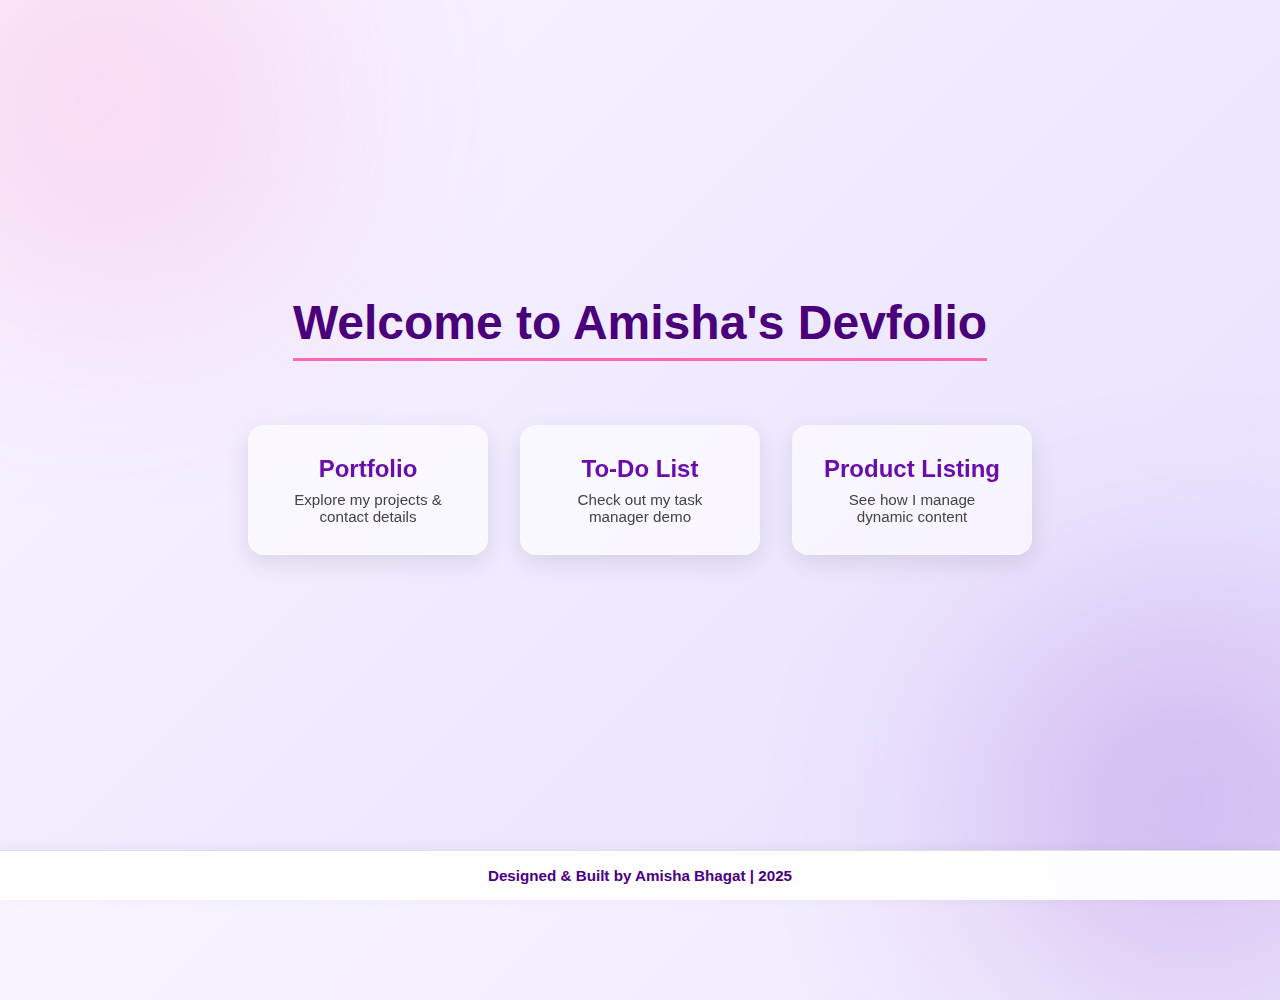
<file: index.html>
<!-- landing.html -->
<!DOCTYPE html>
<html lang="en">
<head>
  <meta charset="UTF-8" />
  <meta name="viewport" content="width=device-width, initial-scale=1.0"/>
  <title>Welcome | Amisha's Devfolio</title>
  <link rel="stylesheet" href="style.css" />
</head>
<body>
  <div class="page-wrap">
    <div class="landing-container">
      <h1>Welcome to Amisha's Devfolio</h1>
      <div class="card-grid">
        <a href="portfolio.html" class="card">
          <h2>Portfolio</h2>
          <p>Explore my projects & contact details</p>
        </a>

        <a href="todo.html" class="card">
          <h2>To-Do List</h2>
          <p>Check out my task manager demo</p>
        </a>

        <a href="products.html" class="card">
          <h2>Product Listing</h2>
          <p>See how I manage dynamic content</p>
        </a>
      </div>
    </div>
  </div>
  <footer>
    <p>Designed & Built by Amisha Bhagat | 2025</p>
  </footer>
</body>
</html>
</file>
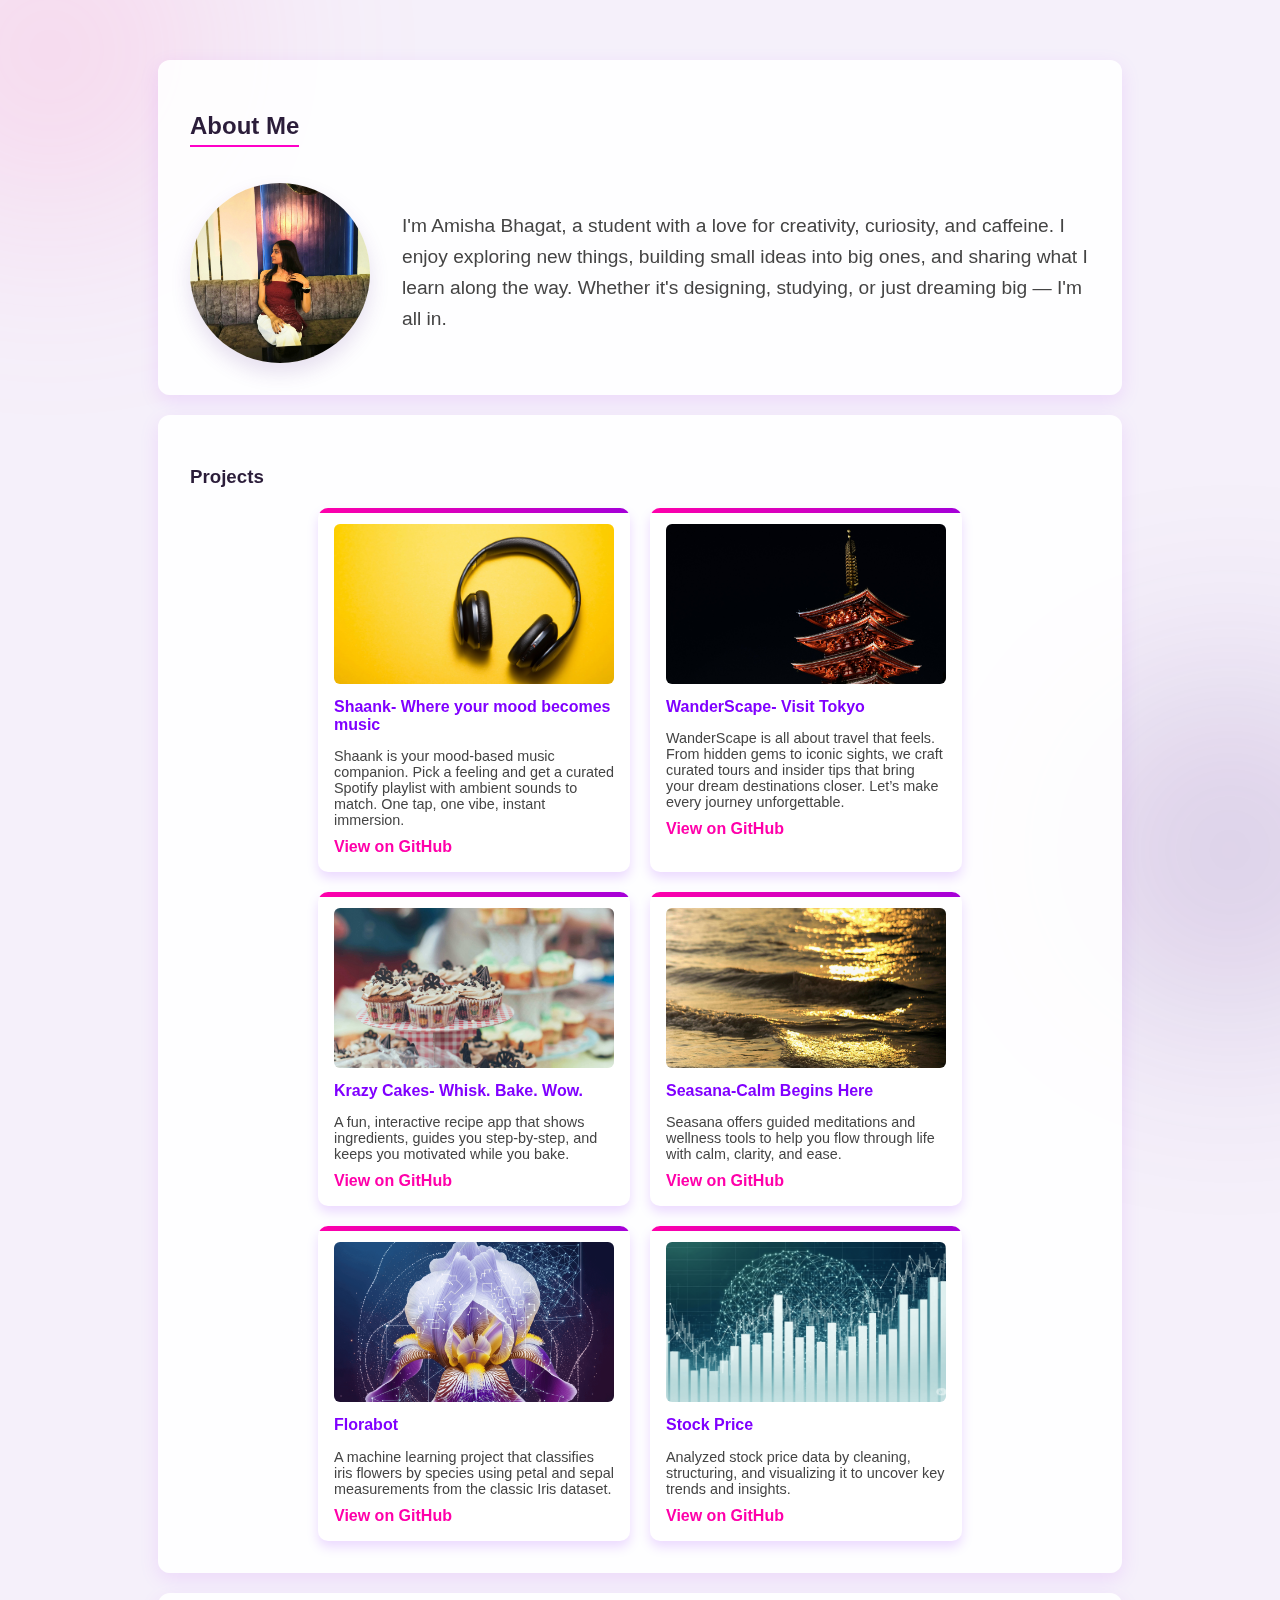
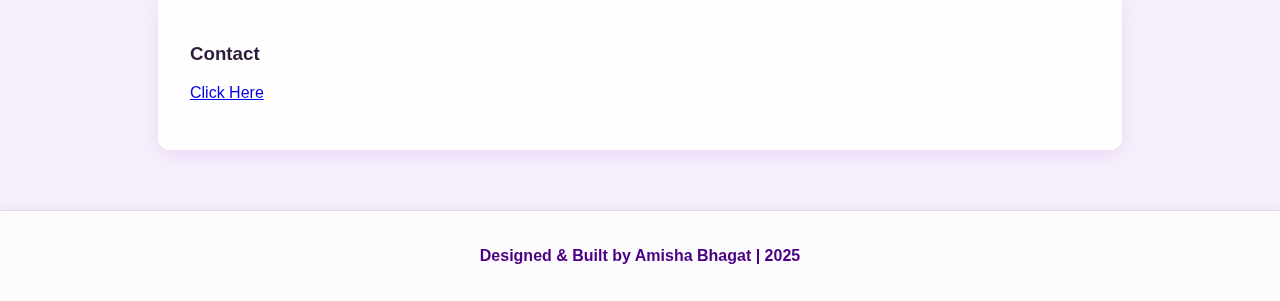
<file: portfolio.html>
<!DOCTYPE html>
<html lang="en">
<head>
  <meta charset="UTF-8" />
  <meta name="viewport" content="width=device-width, initial-scale=1.0"/>
  <title>Devfolio</title>
  <link rel="stylesheet" href="portfolio.css" />
</head>
<body>
  <section id="portfolio" class="section active">
    <div class="box about-me-box">
      <h2>About Me</h2>
      <div class="about-content">
        <img class="my-image" src="./assets/amisha.jpg" alt="my-picture">
        <p>
          I'm Amisha Bhagat, a student with a love for creativity, curiosity, and caffeine. 
          I enjoy exploring new things, building small ideas into big ones, and sharing what I learn along the way. 
          Whether it's designing, studying, or just dreaming big — I'm all in.
        </p>
      </div>
    </div>


    <div class="box">
      <h3>Projects</h3>
      <div class="project-grid">
        <div class="project-card">
          <img src="./assets/Shaank.jpg" alt="music image" />
          <h4>Shaank- Where your mood becomes music</h4>
          <p>Shaank is your mood-based music companion. 
            Pick a feeling and get a curated Spotify playlist with ambient sounds to match. 
            One tap, one vibe, instant immersion.</p>
          <a href=" https://amishabhagat10.github.io/Shaank-Where-your-mood-becomes-music/" target="_blank">View on GitHub</a>
        </div>

        <div class="project-card">
          <img src="./assets/tokyo.jpg" alt="tokyo image" />
          <h4>WanderScape- Visit Tokyo</h4>
          <p>WanderScape is all about travel that feels. 
            From hidden gems to iconic sights, we craft curated tours and insider tips that bring your dream destinations closer. 
            Let’s make every journey unforgettable.</p>
          <a href="https://amishabhagat10.github.io/WanderScape-Visit-Tokyo/" target="_blank">View on GitHub</a>
        </div>

        <div class="project-card">
          <img src="./assets/cake.jpg" alt="cake shop" />
          <h4>Krazy Cakes- Whisk. Bake. Wow.</h4>
          <p>A fun, interactive recipe app that shows ingredients, guides you step-by-step, and keeps you motivated while you bake.</p>
          <a href="https://amishabhagat10.github.io/Krazy-Cakes/" target="_blank">View on GitHub</a>
        </div>

        <div class="project-card">
          <img src="./assets/ocean.jpg" alt="ocean waves" />
          <h4>Seasana-Calm Begins Here</h4>
          <p>Seasana offers guided meditations and wellness tools to help you flow through life with calm, clarity, and ease. </p>
          <a href="https://amishabhagat10.github.io/Seasana-Calm_Begins_Here/" target="_blank">View on GitHub</a>
        </div>

        <div class="project-card">
          <img src="./assets/iris.png" alt="ocean waves" />
          <h4>Florabot</h4>
          <p>A machine learning project that classifies iris flowers by species using petal and sepal measurements from the classic Iris dataset.</p>
          <a href="https://github.com/amishabhagat10/florabot" target="_blank">View on GitHub</a>
        </div>

        <div class="project-card">
          <img src="./assets/STOCK.png" alt="ocean waves" />
          <h4>Stock Price</h4>
          <p>Analyzed stock price data by cleaning, structuring, and visualizing it to uncover key trends and insights.</p>
          <a href="https://github.com/amishabhagat10/Stock-Price" target="_blank">View on GitHub</a>
        </div>
      </div>
    </div>

    <div class="box">
      <h3>Contact</h3>
      <p><a href="mailto:amishabhagat2005@gmail.com">Click Here</a></p>
    </div>
  </section>

  <footer>
    <p>Designed & Built by Amisha Bhagat | 2025</p>
  </footer>
</body>
</html>
</file>
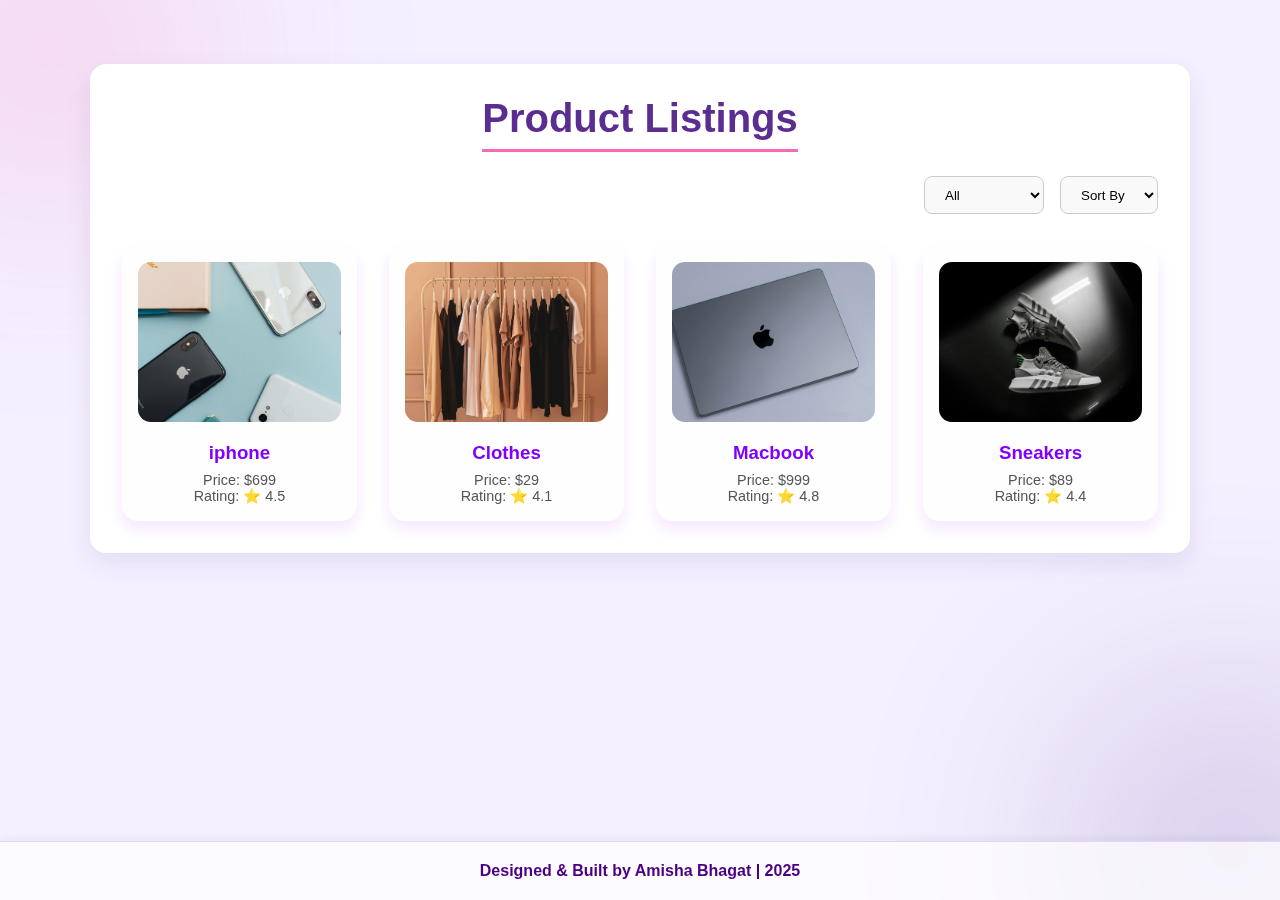
<file: products.html>
<!DOCTYPE html>
<html lang="en">
<head>
  <meta charset="UTF-8" />
  <meta name="viewport" content="width=device-width, initial-scale=1.0"/>
  <title>Products | Amisha's Devfolio</title>
  <link rel="stylesheet" href="products.css" />
</head>
<body>
  <div class="page-wrapper">
    <div class="box">
      <h2>Product Listings</h2>
      
      <div class="filters">
        <select id="filter" onchange="filterProducts()">
          <option value="all">All</option>
          <option value="electronics">Electronics</option>
          <option value="clothing">Clothing</option>
        </select>

        <select id="sort" onchange="sortProducts()">
          <option value="default">Sort By</option>
          <option value="price">Price</option>
          <option value="rating">Rating</option>
        </select>
      </div>

      <div id="productContainer" class="product-grid">
        <!-- Products will be injected here -->
      </div>
    </div>
  </div>
  <footer>
    <p>Designed & Built by Amisha Bhagat | 2025</p>
  </footer>
  <script src="products.js"></script>
</body>
</html>
</file>
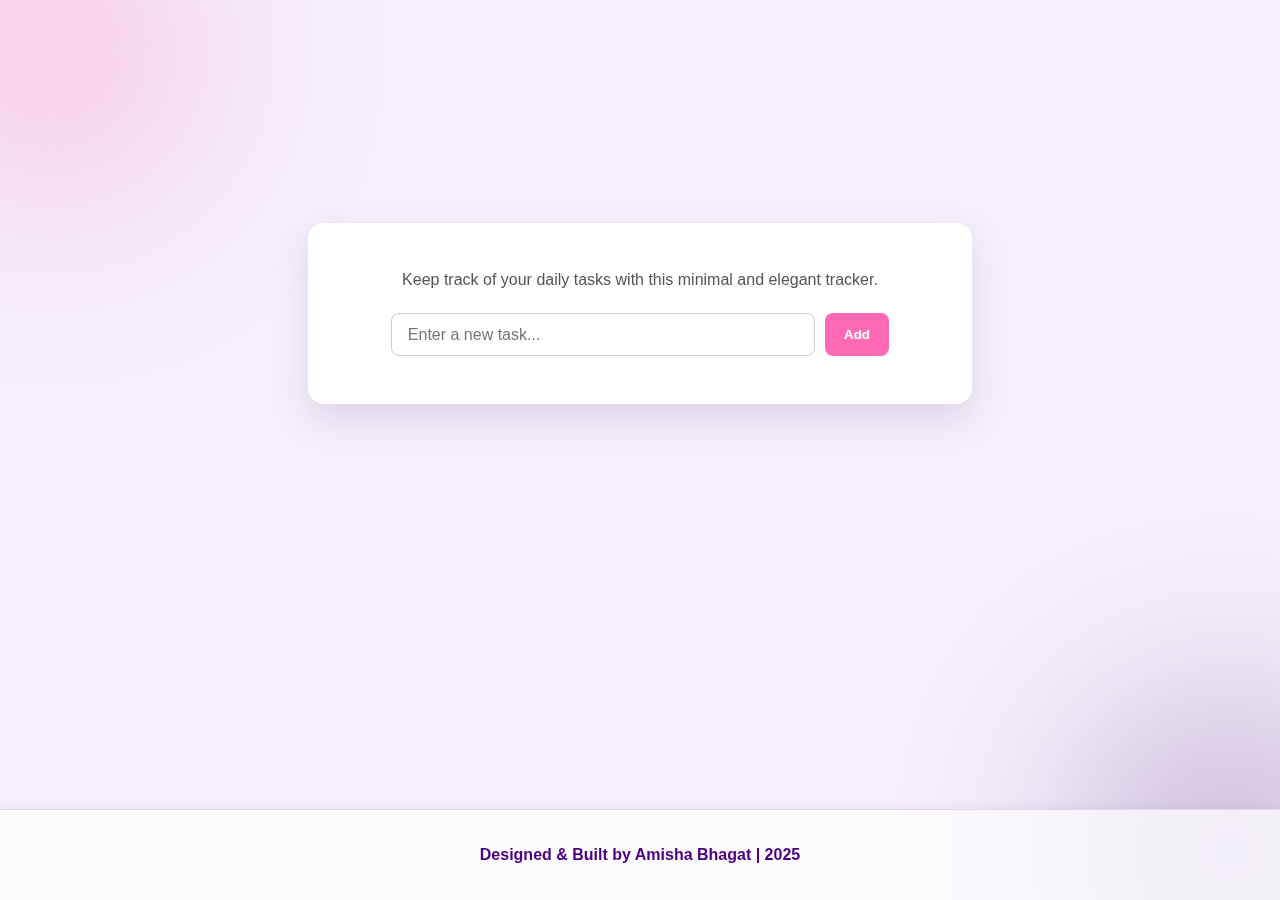
<file: todo.html>
<!DOCTYPE html>
<html lang="en">
<head>
  <meta charset="UTF-8" />
  <meta name="viewport" content="width=device-width, initial-scale=1.0"/>
  <title>To-Do | Amisha's Devfolio</title>
  <link rel="stylesheet" href="todo.css" />
</head>
<body>
  <main class="container">
    <h2 class="page-title">Stay Organized with Your To-Do List</h2>

    <div class="box">
      <p class="intro">Keep track of your daily tasks with this minimal and elegant tracker.</p>
      <div class="input-group">
        <input type="text" id="taskInput" placeholder="Enter a new task..." />
        <button onclick="addTask()">Add</button>
      </div>
      <ul id="taskList"></ul>
    </div>
  </main>
  <footer class="footer">
    <p>Designed & Built by Amisha Bhagat | 2025</p>
  </footer>

  <script src="todo.js"></script>
</body>
</html>
</file>
<file: style.css>
* {
  box-sizing: border-box;
  margin: 0;
  padding: 0;
  font-family: 'Segoe UI', sans-serif;
}

body {
  display: flex;
  flex-direction: column;
  min-height: 100vh;
  background: linear-gradient(135deg, #f9f4ff, #e7e0ff);
  position: relative;
  padding: 0; 
  overflow-x: hidden;
}



body::before,
body::after {
  content: "";
  position: absolute;
  width: 400px;
  height: 400px;
  border-radius: 50%;
  filter: blur(120px);
  opacity: 0.2;
  z-index: -1;
  animation: floatBlob 25s ease-in-out infinite alternate;
}

body::before {
  background: #ff69b4;
  top: -100px;
  left: -100px;
}

body::after {
  background: #6a0dad;
  bottom: -100px;
  right: -100px;
}

@keyframes floatBlob {
  0% { transform: translate(0, 0); }
  100% { transform: translate(30px, -20px); }
}


.landing-container {
  max-width: 960px;
  width: 100%;
  padding: 2rem;
  text-align: center;
}


.landing-container h1 {
  font-size: 3rem;
  color: #4a007a;
  margin-bottom: 2rem;
  border-bottom: 3px solid #ff69b4;
  display: inline-block;
  padding-bottom: 0.5rem;
}


.card-grid {
  display: flex;
  justify-content: center;
  gap: 2rem;
  flex-wrap: wrap;
  margin-top: 2rem;
}


.card {
  background: rgba(255, 255, 255, 0.6);
  backdrop-filter: blur(10px);
  border-radius: 1rem;
  padding: 1.8rem;
  width: 240px;
  box-shadow: 0 8px 24px rgba(0, 0, 0, 0.1);
  text-decoration: none;
  color: #2c1a40;
  transition: all 0.3s ease;
  border: 1px solid #ffffff40;
}

.card:hover {
  transform: translateY(-8px) scale(1.03);
  box-shadow: 0 16px 32px rgba(255, 105, 180, 0.2);
  background: rgba(255, 255, 255, 0.8);
}


.card h2 {
  font-size: 1.5rem;
  margin-bottom: 0.5rem;
  color: #6a0dad;
}

.card p {
  font-size: 0.95rem;
  color: #444;
}

html, body {
  height: 100%;
  margin: 0;
  padding: 0;
  box-sizing: border-box;
  font-family: 'Segoe UI', sans-serif;
}

html {
  height: 100%;
}


.page-wrap {
  flex: 1;
  display: flex;
  flex-direction: column;
  align-items: center;
  justify-content: center;
}


footer {
  width: 100%;
  background-color: rgba(255, 255, 255, 0.95);
  text-align: center;
  padding: 1rem 0;
  font-weight: bold;
  color: #4b0082;
  font-size: 0.95rem;
  box-shadow: 0 -2px 12px rgba(0, 0, 0, 0.05);
  margin: 0;
  border-top: 1px solid #e0e0e0;
}
</file>
<file: portfolio.css>
html, body {
  height: 100%;
  display: flex;
  flex-direction: column;
}

body {
  background-color: #f5f0fa;
  color: #2b1d3a;
  font-family: 'Segoe UI', sans-serif;
  margin: 0;
  padding: 0;
}


body::before,
body::after {
  content: "";
  position: fixed;
  z-index: -1;
  width: 300px;
  height: 300px;
  border-radius: 50%;
  opacity: 0.25;
  filter: blur(120px);
  animation: floatBlob 20s ease-in-out infinite alternate;
}

body::before {
  background: #ff69b4; 
  top: -100px;
  left: -100px;
}

body::after {
  background: #5c2d91; 
  bottom: -100px;
  right: -100px;
}

@keyframes floatBlob {
  0% {
    transform: translate(0, 0) scale(1);
  }
  50% {
    transform: translate(20px, -30px) scale(1.1);
  }
  100% {
    transform: translate(0, 0) scale(1);
  }
}


.section {
  flex: 1;
  padding: 40px 20px;
}


footer {
  text-align: center;
  padding: 20px 0;
  color: #4b0082;
  font-weight: bold;
  background-color: rgba(255, 255, 255, 0.7);
  backdrop-filter: blur(10px);
  box-shadow: 0 -2px 10px rgba(0, 0, 0, 0.05);
  border-top: 1px solid #e5d3f3;
}


h2 {
  border-bottom: 2px solid #ff00c8;
  padding-bottom: 5px;
  display: inline-block;
  position: relative;
  animation: slideIn 1s ease forwards;
}

@keyframes slideIn {
  from {
    opacity: 0;
    transform: translateY(-10px);
  }
  to {
    opacity: 1;
    transform: translateY(0);
  }
}


.box {
  background: rgba(255, 255, 255, 0.9);
  border-radius: 12px;
  padding: 2em;
  box-shadow: 0 6px 20px rgba(170, 0, 255, 0.1);
  max-width: 900px;
  margin: 20px auto;
  transition: transform 0.3s ease;
}

.box:hover {
  transform: translateY(-4px);
}

.about-me-box .about-content {
  display: flex;
  align-items: center;
  gap: 2rem;
  margin-top: 1rem;
  text-align: left;
}

.about-me-box .my-image {
  width: 180px;
  height: 180px;
  object-fit: cover;
  border-radius: 50%;
  border: 0px solid rgb(0, 0, 0);
  box-shadow: 7px 7px 15px rgb(79, 78, 78);
  box-shadow: 0 10px 20px rgba(92, 45, 145, 0.15);
  flex-shrink: 0;
}

.about-me-box p {
  flex: 1;
  line-height: 1.6;
  color: #444;
  font-size: 1.2rem;
}


.project-grid {
  display: flex;
  flex-wrap: wrap;
  gap: 20px;
  justify-content: center;
  margin-top: 20px;
}

.project-card {
  background: #fff;
  border-radius: 10px;
  box-shadow: 0 6px 12px rgba(128, 0, 255, 0.15);
  width: 280px;
  padding: 1em;
  text-align: left;
  transition: transform 0.3s ease, box-shadow 0.3s ease;
  position: relative;
  overflow: hidden;
}

.project-card::before {
  content: "";
  position: absolute;
  width: 100%;
  height: 5px;
  background: linear-gradient(90deg, #ff00aa, #a500d8);
  top: 0;
  left: 0;
}

.project-card:hover {
  transform: scale(1.02);
  box-shadow: 0 10px 24px rgba(255, 0, 200, 0.25);
}

.project-card img {
  width: 100%;
  height: 160px;
  object-fit: cover;
  border-radius: 6px;
}

.project-card h4 {
  margin: 10px 0 5px;
  color: #8000ff;
}

.project-card p {
  font-size: 0.9em;
  margin-bottom: 10px;
  color: #444;
}

.project-card a {
  color: #ff00aa;
  text-decoration: none;
  font-weight: bold;
  transition: color 0.2s ease;
}

.project-card a:hover {
  color: #d100ff;
}


a, .project-card, .box {
  transition: all 0.3s ease-in-out;
}
</file>
<file: products.css>
* {
  margin: 0;
  padding: 0;
  box-sizing: border-box;
}

body {
  font-family: 'Segoe UI', sans-serif;
  background-color: #f4f0ff; 
  color: #2c1a40;
  padding: 2rem;
  position: relative;
  min-height: 100vh;
  overflow-x: hidden;
}

body::before,
body::after {
  content: "";
  position: fixed;
  z-index: -1;
  width: 300px;
  height: 300px;
  border-radius: 50%;
  opacity: 0.25;
  filter: blur(120px);
  animation: floatBlob 20s ease-in-out infinite alternate;
}

body::before {
  background: #ff69b4;
  top: -100px;
  left: -100px;
}

body::after {
  background: #5c2d91;
  bottom: -100px;
  right: -100px;
}

@keyframes floatBlob {
  0% {
    transform: translate(0, 0) scale(1);
  }
  50% {
    transform: translate(20px, -30px) scale(1.1);
  }
  100% {
    transform: translate(0, 0) scale(1);
  }
}


.box {
  background: #ffffff;
  padding: 2rem;
  max-width: 1100px;
  margin: auto;
  border-radius: 1rem;
  box-shadow: 0 10px 25px rgba(92, 45, 145, 0.1);
  text-align: center;
  margin-top: 4rem;
}

.box h2 {
  font-size: 2.5rem;
  color: #5c2d91;
  margin-bottom: 1.5rem;
  border-bottom: 3px solid #ff69b4;
  display: inline-block;
  padding-bottom: 0.5rem;
}


.filters {
  display: flex;
  justify-content: flex-end;
  gap: 1rem;
  margin-bottom: 2rem;
  flex-wrap: wrap;
}

select {
  padding: 0.6rem 1rem;
  border-radius: 0.5rem;
  border: 1px solid #ccc;
  background: #f9f9f9;
  font-weight: 500;
  transition: border-color 0.2s ease;
}

select:focus {
  border-color: #a500d8;
  outline: none;
}


.product-grid {
  display: grid;
  grid-template-columns: repeat(auto-fit, minmax(230px, 1fr));
  gap: 2rem;
  margin-top: 1rem;
}

.product-card {
  background: #fefefe;
  border-radius: 1rem;
  padding: 1rem;
  box-shadow: 0 8px 16px rgba(170, 0, 255, 0.1);
  text-align: center;
  transition: transform 0.2s ease, box-shadow 0.3s ease;
}

.product-card:hover {
  transform: translateY(-6px);
  box-shadow: 0 10px 30px rgba(255, 0, 200, 0.2);
}

.product-card img {
  width: 100%;
  height: 160px;
  object-fit: cover;
  border-radius: 0.8rem;
  margin-bottom: 1rem;
}

.product-card h3 {
  color: #8000ff;
  margin-bottom: 0.5rem;
}

.product-card p {
  font-size: 0.9rem;
  color: #555;
}


footer {
  text-align: center;
  padding: 20px 0;
  color: #4b0082;
  font-weight: bold;
  background-color: rgba(255, 255, 255, 0.7);
  backdrop-filter: blur(10px);
  box-shadow: 0 -2px 10px rgba(0, 0, 0, 0.05);
  border-top: 1px solid #e5d3f3;
  margin-top: 2rem;
}


html, body {
  height: 100%;
  margin: 0;
  padding: 0;
  display: flex;
  flex-direction: column;
}


.page-wrapper {
  flex: 1;
}
</file>
<file: todo.css>
body {
  background-color: #f5f0fa; 
  font-family: 'Segoe UI', sans-serif;
  margin: 0;
  padding: 0;
}

.container {
  max-width: 1200px;
  margin: 4rem auto;
  padding: 1rem;
  text-align: center;
}

.page-title {
  color: #5c2d91; 
  font-size: 3.5rem;
  margin-bottom: 2rem;
  font-weight: 700;
}

.box {
  background: #ffffff;
  padding: 2rem;
  border-radius: 1rem;
  box-shadow: 0 15px 35px rgba(92, 45, 145, 0.15);
  text-align: center;
  max-width: 600px;
  margin: 0 auto;
}

.intro {
  font-size: 1rem;
  color: #555;
  margin-bottom: 1.5rem;
}

.input-group {
  display: flex;
  gap: 10px;
  justify-content: center;
  flex-wrap: wrap;
  margin-bottom: 1rem;
}

input[type="text"] {
  padding: 0.7rem 1rem;
  border-radius: 0.5rem;
  border: 1px solid #ccc;
  width: 65%;
  font-size: 1rem;
  transition: 0.3s;
}

input[type="text"]:focus {
  outline: none;
  border-color: #ff69b4;
  box-shadow: 0 0 0 2px rgba(255, 105, 180, 0.2);
}

button {
  padding: 0.7rem 1.2rem;
  background: #ff69b4;
  color: white;
  border: none;
  border-radius: 0.5rem;
  cursor: pointer;
  font-weight: 600;
  transition: background-color 0.3s ease;
}

button:hover {
  background: #e754a3;
}

ul {
  list-style: none;
  padding: 0;
  margin-top: 1rem;
  text-align: left;
}

li {
  background: #fbe4f2;
  padding: 0.7rem 1rem;
  margin-bottom: 0.6rem;
  border-radius: 0.5rem;
  display: flex;
  justify-content: space-between;
  align-items: center;
  transition: 0.3s ease;
  font-size: 1rem;
  color: #333;
}

li.completed {
  text-decoration: line-through;
  color: #999;
  background: #e4e4e4;
}

li .actions {
  display: flex;
  gap: 10px;
}

li .actions button {
  background: none;
  border: none;
  cursor: pointer;
  font-size: 1.1rem;
  color: #666;
  transition: 0.2s;
}

li .actions button:hover {
  color: #d63384;
}

.task-count {
  margin-top: 1rem;
  font-size: 0.9rem;
  color: #777;
}


body::before,
body::after {
  content: "";
  position: fixed;
  z-index: -1;
  width: 300px;
  height: 300px;
  border-radius: 50%;
  opacity: 0.3;
  filter: blur(100px);
  animation: floatBlob 20s ease-in-out infinite;
}

body::before {
  background: #ff69b4;
  top: -100px;
  left: -100px;
}

body::after {
  background: #5c2d91;
  bottom: -100px;
  right: -100px;
}

@keyframes floatBlob {
  0% {
    transform: translateY(0) scale(1);
  }
  50% {
    transform: translateY(-20px) scale(1.1);
  }
  100% {
    transform: translateY(0) scale(1);
  }
}


.page-title {
  animation: slideIn 1s ease forwards;
  opacity: 0;
}

@keyframes slideIn {
  from {
    opacity: 0;
    transform: translateY(-30px);
  }
  to {
    opacity: 1;
    transform: translateY(0);
  }
}


li {
  animation: fadeIn 0.5s ease;
}

@keyframes fadeIn {
  from {
    opacity: 0;
    transform: translateX(-10px);
  }
  to {
    opacity: 1;
    transform: translateX(0);
  }
}


button {
  transition: all 0.3s ease;
}

button:hover {
  transform: scale(1.05);
  box-shadow: 0 0 10px #ff69b480;
}

footer {
  text-align: center;
  padding: 20px 0;
  color: #4b0082;
  font-weight: bold;
  background-color: rgba(255, 255, 255, 0.7);
  backdrop-filter: blur(10px);
  box-shadow: 0 -2px 10px rgba(0, 0, 0, 0.05);
  border-top: 1px solid #e5d3f3;
}


html, body {
  height: 100%;
  margin: 0;
  padding: 0;
  display: flex;
  flex-direction: column;
}


.container {
  flex: 1;
}
</file>
